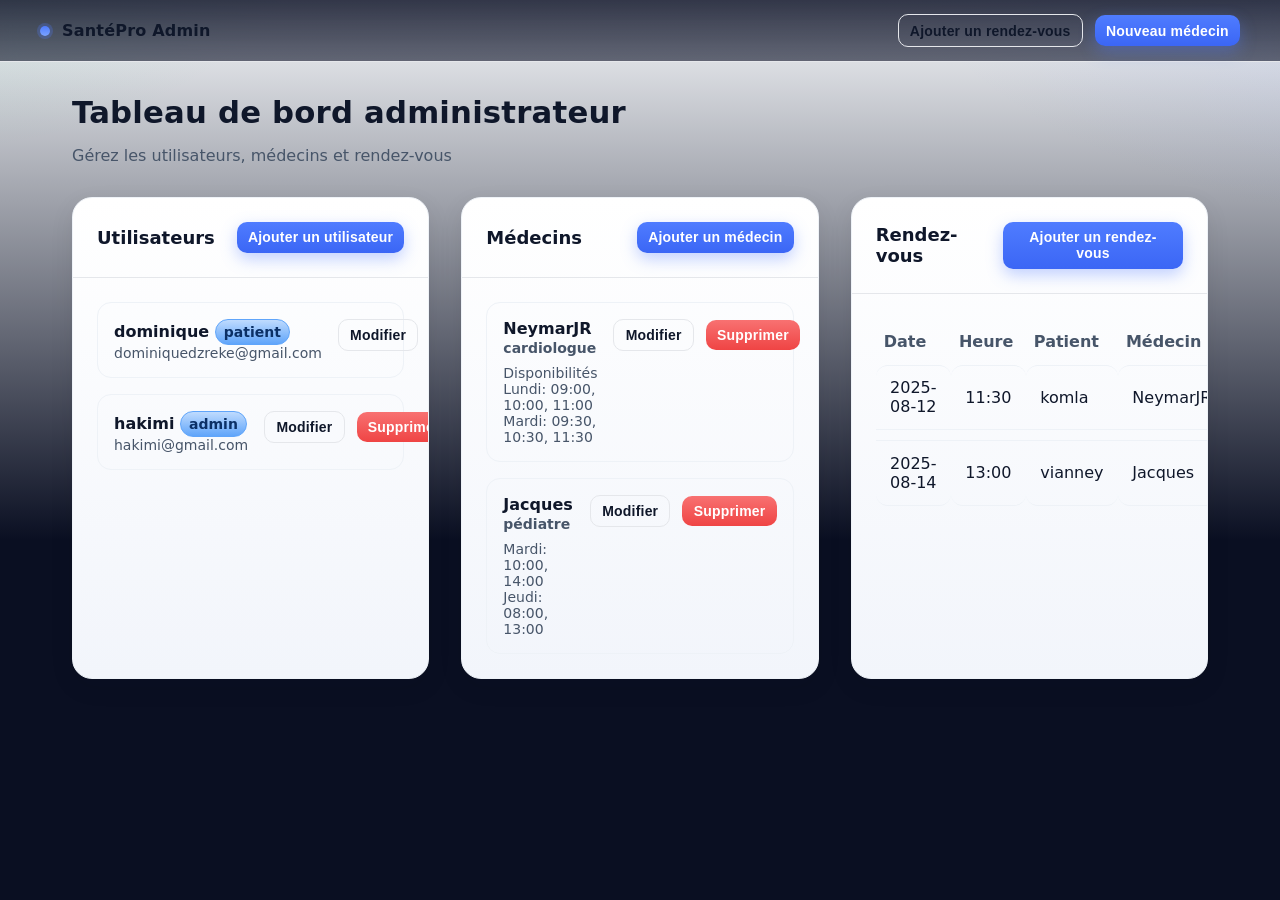
<file: ui/index.html>
<!DOCTYPE html>
<html lang="fr">
  <head>
    <meta charset="utf-8" />
    <meta name="viewport" content="width=device-width, initial-scale=1" />
    <title>Tableau de bord administrateur</title>
    <link rel="stylesheet" href="./design-system.css" />
  </head>
  <body>
    <header class="appbar">
      <div class="appbar-inner container" style="padding-inline:0">
        <div class="brand"><span class="dot"></span> SantéPro Admin</div>
        <div class="row">
          <button class="btn btn-ghost btn-sm" id="openCreate">Ajouter un rendez-vous</button>
          <button class="btn btn-primary btn-sm">Nouveau médecin</button>
        </div>
      </div>
    </header>

    <main class="container">
      <h1 class="page-title">Tableau de bord administrateur</h1>
      <p class="page-subtitle">Gérez les utilisateurs, médecins et rendez-vous</p>

      <section class="grid cols-3">
        <article class="card">
          <div class="card__header">
            <h2 class="card__title">Utilisateurs</h2>
            <button class="btn btn-primary btn-sm">Ajouter un utilisateur</button>
          </div>
          <div class="card__body">
            <div class="list">
              <div class="list-item">
                <div>
                  <div class="item-title">dominique <span class="badge info">patient</span></div>
                  <div class="item-sub">dominiquedzreke@gmail.com</div>
                </div>
                <div class="row">
                  <button class="btn btn-ghost btn-sm">Modifier</button>
                  <button class="btn btn-danger btn-sm">Supprimer</button>
                </div>
              </div>

              <div class="list-item">
                <div>
                  <div class="item-title">hakimi <span class="badge info">admin</span></div>
                  <div class="item-sub">hakimi@gmail.com</div>
                </div>
                <div class="row">
                  <button class="btn btn-ghost btn-sm">Modifier</button>
                  <button class="btn btn-danger btn-sm">Supprimer</button>
                </div>
              </div>
            </div>
          </div>
        </article>

        <article class="card">
          <div class="card__header">
            <h2 class="card__title">Médecins</h2>
            <button class="btn btn-primary btn-sm">Ajouter un médecin</button>
          </div>
          <div class="card__body space-y">
            <div class="list-item">
              <div>
                <div class="item-title">NeymarJR <span class="item-sub">cardiologue</span></div>
                <div class="mt-2">
                  <div class="item-sub">Disponibilités</div>
                  <div class="item-sub">Lundi: 09:00, 10:00, 11:00</div>
                  <div class="item-sub">Mardi: 09:30, 10:30, 11:30</div>
                </div>
              </div>
              <div class="row">
                <button class="btn btn-ghost btn-sm">Modifier</button>
                <button class="btn btn-danger btn-sm">Supprimer</button>
              </div>
            </div>

            <div class="list-item">
              <div>
                <div class="item-title">Jacques <span class="item-sub">pédiatre</span></div>
                <div class="mt-2">
                  <div class="item-sub">Mardi: 10:00, 14:00</div>
                  <div class="item-sub">Jeudi: 08:00, 13:00</div>
                </div>
              </div>
              <div class="row">
                <button class="btn btn-ghost btn-sm">Modifier</button>
                <button class="btn btn-danger btn-sm">Supprimer</button>
              </div>
            </div>
          </div>
        </article>

        <article class="card">
          <div class="card__header">
            <h2 class="card__title">Rendez-vous</h2>
            <button class="btn btn-primary btn-sm" id="openModal">Ajouter un rendez-vous</button>
          </div>
          <div class="card__body">
            <table class="table">
              <thead>
                <tr>
                  <th>Date</th>
                  <th>Heure</th>
                  <th>Patient</th>
                  <th>Médecin</th>
                  <th>Note</th>
                  <th>Statut</th>
                  <th></th>
                </tr>
              </thead>
              <tbody>
                <tr>
                  <td>2025-08-12</td>
                  <td>11:30</td>
                  <td>komla</td>
                  <td>NeymarJR</td>
                  <td class="item-sub">problème de coeur</td>
                  <td><span class="badge success">Programmé</span></td>
                  <td class="row">
                    <button class="btn btn-ghost btn-sm">Modifier</button>
                    <button class="btn btn-danger btn-sm">Annuler</button>
                  </td>
                </tr>
                <tr>
                  <td>2025-08-14</td>
                  <td>13:00</td>
                  <td>vianney</td>
                  <td>Jacques</td>
                  <td class="item-sub">maux de tête</td>
                  <td><span class="badge success">Programmé</span></td>
                  <td class="row">
                    <button class="btn btn-ghost btn-sm">Modifier</button>
                    <button class="btn btn-danger btn-sm">Annuler</button>
                  </td>
                </tr>
              </tbody>
            </table>
          </div>
        </article>
      </section>
    </main>

    <!-- Modal -->
    <div class="modal-backdrop" id="modalBackdrop" role="dialog" aria-modal="true" aria-labelledby="modalTitle" style="display:none">
      <div class="modal" role="document">
        <div class="modal__header">
          <h3 id="modalTitle" class="modal__title">Nouveau rendez-vous</h3>
          <button class="btn btn-ghost btn-sm" id="closeModal">Fermer</button>
        </div>
        <form class="modal__body">
          <div class="field">
            <label class="label" for="date">Date</label>
            <input class="input" id="date" type="date" required />
          </div>
          <div class="field">
            <label class="label" for="time">Heure</label>
            <input class="input" id="time" type="time" required />
          </div>
          <div class="field">
            <label class="label" for="patient">Patient</label>
            <input class="input" id="patient" placeholder="Nom du patient" />
          </div>
          <div class="field">
            <label class="label" for="doctor">Médecin</label>
            <select id="doctor">
              <option>NeymarJR</option>
              <option>Jacques</option>
            </select>
          </div>
          <div class="field">
            <label class="label" for="note">Note</label>
            <textarea id="note" rows="3" placeholder="Motif..."></textarea>
          </div>
        </form>
        <div class="modal__footer">
          <button class="btn btn-ghost">Annuler</button>
          <button class="btn btn-success">Enregistrer</button>
        </div>
      </div>
    </div>

    <script src="./modal.js"></script>
  </body>
  </html>
</file>
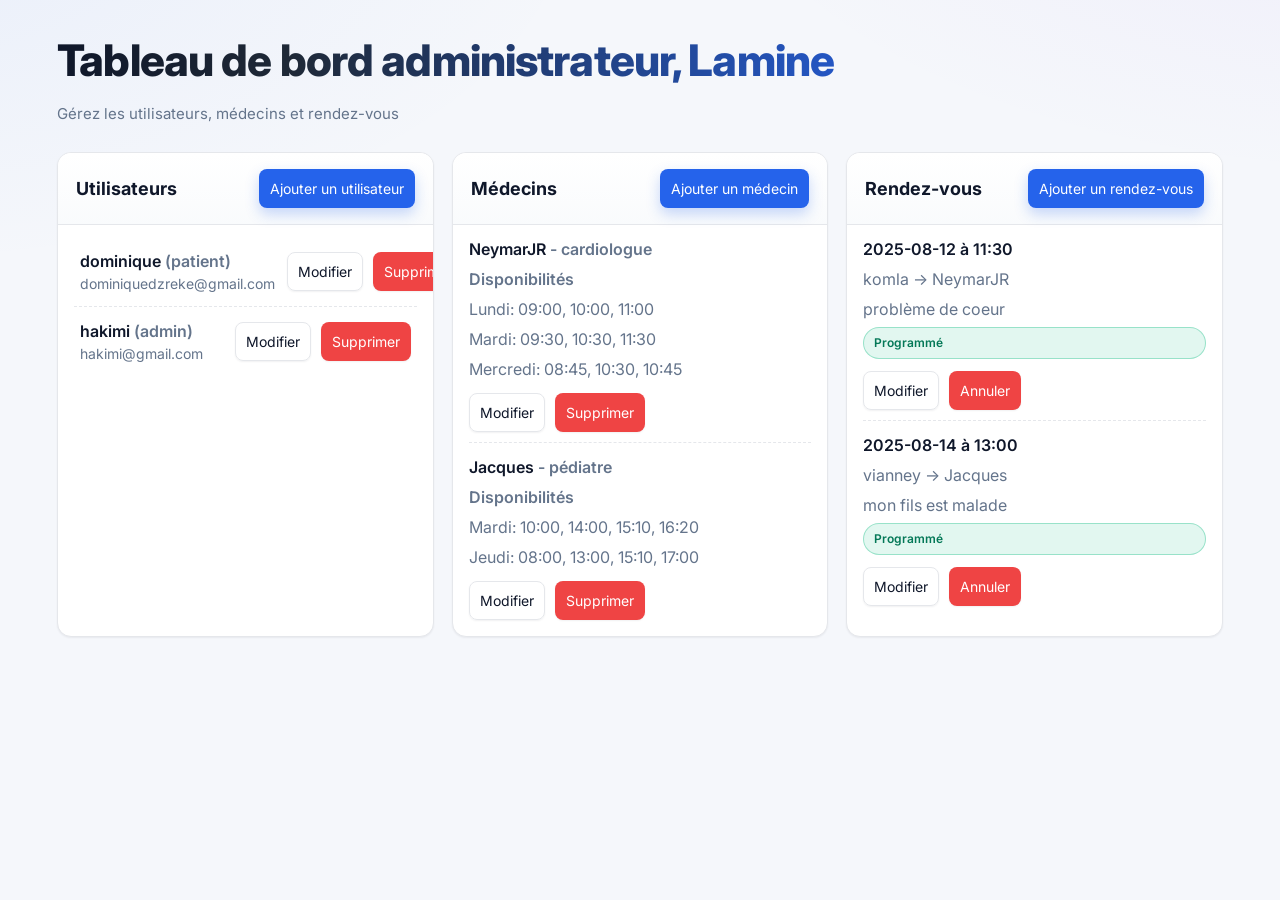
<file: public/admin-dashboard.html>
<!doctype html>
<html lang="fr">
  <head>
    <meta charset="utf-8" />
    <meta name="viewport" content="width=device-width, initial-scale=1" />
    <title>Tableau de bord administrateur</title>
    <link rel="preconnect" href="https://fonts.googleapis.com" />
    <link rel="preconnect" href="https://fonts.gstatic.com" crossorigin />
    <link href="https://fonts.googleapis.com/css2?family=Inter:wght@400;500;600;700;800&display=swap" rel="stylesheet" />
    <link rel="stylesheet" href="./styles/design-system.css" />
  </head>
  <body>
    <div class="container">
      <header class="page-header">
        <h1 class="page-title">Tableau de bord administrateur, Lamine</h1>
        <p class="page-subtitle">Gérez les utilisateurs, médecins et rendez-vous</p>
      </header>

      <section class="grid grid--cols-3">
        <!-- Utilisateurs -->
        <article class="card">
          <div class="card__header">
            <h3 class="card__title">Utilisateurs</h3>
            <div class="section-actions">
              <button class="btn btn--primary btn--sm" data-modal-target="#modal-user">Ajouter un utilisateur</button>
            </div>
          </div>
          <div class="card__body">
            <div class="item">
              <div>
                <div class="item__title">dominique <span class="muted">(patient)</span></div>
                <div class="item__subtitle">dominiquedzreke@gmail.com</div>
              </div>
              <div class="item__actions">
                <button class="btn btn--ghost btn--sm">Modifier</button>
                <button class="btn btn--danger btn--sm">Supprimer</button>
              </div>
            </div>
            <div class="item">
              <div>
                <div class="item__title">hakimi <span class="muted">(admin)</span></div>
                <div class="item__subtitle">hakimi@gmail.com</div>
              </div>
              <div class="item__actions">
                <button class="btn btn--ghost btn--sm">Modifier</button>
                <button class="btn btn--danger btn--sm">Supprimer</button>
              </div>
            </div>
          </div>
        </article>

        <!-- Médecins -->
        <article class="card">
          <div class="card__header">
            <h3 class="card__title">Médecins</h3>
            <div class="section-actions">
              <button class="btn btn--primary btn--sm" data-modal-target="#modal-doctor">Ajouter un médecin</button>
            </div>
          </div>
          <div class="card__body stack-md">
            <div class="stack-sm" style="border-bottom:1px dashed var(--border); padding-bottom:10px;">
              <div class="item__title">NeymarJR <span class="muted">- cardiologue</span></div>
              <div class="muted" style="font-weight:600;">Disponibilités</div>
              <div class="muted">Lundi: 09:00, 10:00, 11:00</div>
              <div class="muted">Mardi: 09:30, 10:30, 11:30</div>
              <div class="muted">Mercredi: 08:45, 10:30, 10:45</div>
              <div class="item__actions" style="margin-top:6px;">
                <button class="btn btn--ghost btn--sm">Modifier</button>
                <button class="btn btn--danger btn--sm">Supprimer</button>
              </div>
            </div>
            <div class="stack-sm">
              <div class="item__title">Jacques <span class="muted">- pédiatre</span></div>
              <div class="muted" style="font-weight:600;">Disponibilités</div>
              <div class="muted">Mardi: 10:00, 14:00, 15:10, 16:20</div>
              <div class="muted">Jeudi: 08:00, 13:00, 15:10, 17:00</div>
              <div class="item__actions" style="margin-top:6px;">
                <button class="btn btn--ghost btn--sm">Modifier</button>
                <button class="btn btn--danger btn--sm">Supprimer</button>
              </div>
            </div>
          </div>
        </article>

        <!-- Rendez-vous -->
        <article class="card">
          <div class="card__header">
            <h3 class="card__title">Rendez-vous</h3>
            <div class="section-actions">
              <button class="btn btn--primary btn--sm" data-modal-target="#modal-appointment">Ajouter un rendez-vous</button>
            </div>
          </div>
          <div class="card__body stack-md">
            <div class="stack-sm" style="border-bottom:1px dashed var(--border); padding-bottom:10px;">
              <div class="item__title">2025-08-12 à 11:30</div>
              <div class="muted">komla → NeymarJR</div>
              <div class="muted">problème de coeur</div>
              <span class="badge badge--success">Programmé</span>
              <div class="item__actions" style="margin-top:6px;">
                <button class="btn btn--ghost btn--sm">Modifier</button>
                <button class="btn btn--danger btn--sm">Annuler</button>
              </div>
            </div>
            <div class="stack-sm">
              <div class="item__title">2025-08-14 à 13:00</div>
              <div class="muted">vianney → Jacques</div>
              <div class="muted">mon fils est malade</div>
              <span class="badge badge--success">Programmé</span>
              <div class="item__actions" style="margin-top:6px;">
                <button class="btn btn--ghost btn--sm">Modifier</button>
                <button class="btn btn--danger btn--sm">Annuler</button>
              </div>
            </div>
          </div>
        </article>
      </section>
    </div>

    <!-- Modals -->
    <div class="modal" id="modal-user" aria-hidden="true" role="dialog" aria-modal="true" aria-labelledby="modal-user-title">
      <div class="modal__overlay" data-modal-close></div>
      <div class="modal__dialog" role="document">
        <div class="modal__header">
          <h3 class="modal__title" id="modal-user-title">Ajouter un utilisateur</h3>
          <button class="icon-btn" aria-label="Fermer" data-modal-close>✕</button>
        </div>
        <div class="modal__content">
          <form class="form">
            <div class="form__row">
              <div>
                <label for="user-name">Nom</label>
                <input id="user-name" class="input" type="text" placeholder="Ex: Dominique" />
              </div>
              <div>
                <label for="user-role">Rôle</label>
                <select id="user-role" class="select">
                  <option value="patient">Patient</option>
                  <option value="admin">Admin</option>
                </select>
              </div>
            </div>
            <div>
              <label for="user-email">Email</label>
              <input id="user-email" class="input" type="email" placeholder="nom@domaine.com" />
            </div>
          </form>
        </div>
        <div class="modal__footer">
          <button class="btn btn--ghost" data-modal-close>Annuler</button>
          <button class="btn btn--primary">Enregistrer</button>
        </div>
      </div>
    </div>

    <div class="modal" id="modal-doctor" aria-hidden="true" role="dialog" aria-modal="true" aria-labelledby="modal-doctor-title">
      <div class="modal__overlay" data-modal-close></div>
      <div class="modal__dialog" role="document">
        <div class="modal__header">
          <h3 class="modal__title" id="modal-doctor-title">Ajouter un médecin</h3>
          <button class="icon-btn" aria-label="Fermer" data-modal-close>✕</button>
        </div>
        <div class="modal__content">
          <form class="form">
            <div class="form__row">
              <div>
                <label for="doctor-name">Nom</label>
                <input id="doctor-name" class="input" type="text" placeholder="Ex: Jacques" />
              </div>
              <div>
                <label for="doctor-spec">Spécialité</label>
                <input id="doctor-spec" class="input" type="text" placeholder="Ex: cardiologue" />
              </div>
            </div>
            <div>
              <label for="doctor-notes">Disponibilités</label>
              <textarea id="doctor-notes" class="textarea" rows="3" placeholder="Ex: Lundi 09:00-11:00; Mardi 09:30-11:30"></textarea>
              <p class="help-text">Utilisez un format clair pour chaque jour.</p>
            </div>
          </form>
        </div>
        <div class="modal__footer">
          <button class="btn btn--ghost" data-modal-close>Annuler</button>
          <button class="btn btn--primary">Enregistrer</button>
        </div>
      </div>
    </div>

    <div class="modal" id="modal-appointment" aria-hidden="true" role="dialog" aria-modal="true" aria-labelledby="modal-appointment-title">
      <div class="modal__overlay" data-modal-close></div>
      <div class="modal__dialog" role="document">
        <div class="modal__header">
          <h3 class="modal__title" id="modal-appointment-title">Ajouter un rendez-vous</h3>
          <button class="icon-btn" aria-label="Fermer" data-modal-close>✕</button>
        </div>
        <div class="modal__content">
          <form class="form">
            <div class="form__row">
              <div>
                <label for="apt-date">Date</label>
                <input id="apt-date" class="input" type="date" />
              </div>
              <div>
                <label for="apt-time">Heure</label>
                <input id="apt-time" class="input" type="time" />
              </div>
            </div>
            <div class="form__row">
              <div>
                <label for="apt-patient">Patient</label>
                <input id="apt-patient" class="input" type="text" placeholder="Nom du patient" />
              </div>
              <div>
                <label for="apt-doctor">Médecin</label>
                <input id="apt-doctor" class="input" type="text" placeholder="Nom du médecin" />
              </div>
            </div>
            <div>
              <label for="apt-notes">Motif</label>
              <textarea id="apt-notes" class="textarea" rows="3" placeholder="Description du problème"></textarea>
            </div>
          </form>
        </div>
        <div class="modal__footer">
          <button class="btn btn--ghost" data-modal-close>Annuler</button>
          <button class="btn btn--primary">Enregistrer</button>
        </div>
      </div>
    </div>

    <script src="./scripts/ui.js"></script>
  </body>
  </html>
</file>
<file: ui/design-system.css>
/*
  Professional Admin Design System
  - Fluid type scale, spacing, color tokens
  - Card, button, badge, input, table, modal components
  - Light/dark ready (prefers-color-scheme)
  - Accessible focus states
*/

:root{
  /* colors */
  --ds-bg: #0b1020;               /* page background gradient base */
  --ds-surface: #11162b;          /* card surface */
  --ds-surface-2: #0d1330;        /* deeper surface */
  --ds-text: #e7ecf6;             /* primary text */
  --ds-text-muted: #a9b0c3;
  --ds-primary: #4f7cff;
  --ds-primary-600: #3b66f5;
  --ds-primary-700: #2a50dc;
  --ds-success: #19c37d;
  --ds-danger: #ef4444;
  --ds-warning: #f59e0b;
  --ds-border: #273052;
  --ds-border-soft: #1b2240;
  --ds-focus: #8ab4ff;

  /* shadows */
  --ds-shadow-1: 0 4px 16px rgba(0,0,0,.35);
  --ds-shadow-2: 0 8px 30px rgba(0,0,0,.45);

  /* radius */
  --ds-radius-sm: 8px;
  --ds-radius-md: 14px;
  --ds-radius-lg: 20px;

  /* spacing */
  --ds-space-1: .25rem;
  --ds-space-2: .5rem;
  --ds-space-3: .75rem;
  --ds-space-4: 1rem;
  --ds-space-5: 1.25rem;
  --ds-space-6: 1.5rem;
  --ds-space-7: 2rem;
  --ds-space-8: 2.5rem;

  /* typography */
  --ds-font-sans: ui-sans-serif, system-ui, -apple-system, Segoe UI, Roboto, Inter, Helvetica, Arial, "Apple Color Emoji", "Segoe UI Emoji";
  --ds-font-mono: ui-monospace, SFMono-Regular, Menlo, Monaco, Consolas, "Liberation Mono", monospace;
  --ds-fs-1: clamp(14px, .9vw, 15px);
  --ds-fs-2: clamp(15px, .95vw, 16px);
  --ds-fs-3: clamp(16px, 1vw, 17px);
  --ds-fs-4: clamp(18px, 1.2vw, 20px);
  --ds-fs-5: clamp(22px, 1.8vw, 26px);
  --ds-fs-6: clamp(28px, 2.4vw, 34px);
}

@media (prefers-color-scheme: light){
  :root{
    --ds-bg: #f7f9fc;
    --ds-surface: #ffffff;
    --ds-surface-2: #f2f5fb;
    --ds-text: #0f172a;
    --ds-text-muted: #475569;
    --ds-border: #e5e7eb;
    --ds-border-soft: #eef2f7;
    --ds-shadow-1: 0 8px 24px rgba(2,6,23,.08);
    --ds-shadow-2: 0 18px 40px rgba(2,6,23,.12);
  }
}

/* base */
*{box-sizing:border-box}
html,body{height:100%}
body{
  margin:0;
  font-family: var(--ds-font-sans);
  color: var(--ds-text);
  background:
    radial-gradient(1200px 600px at 120% -10%, rgba(79,124,255,.15), transparent 55%),
    radial-gradient(900px 500px at -10% -10%, rgba(25,195,125,.12), transparent 50%),
    linear-gradient(180deg, var(--ds-bg), #0a0f22 60%);
  -webkit-font-smoothing:antialiased;
  -moz-osx-font-smoothing:grayscale;
}

.container{
  max-width:1200px;
  margin-inline:auto;
  padding: var(--ds-space-7) var(--ds-space-7);
}

.page-title{
  font-size: var(--ds-fs-6);
  letter-spacing:.2px;
  margin: 0 0 var(--ds-space-4);
}

.page-subtitle{
  font-size: var(--ds-fs-3);
  color: var(--ds-text-muted);
  margin:0 0 var(--ds-space-7);
}

/* grid */
.grid{display:grid; gap: var(--ds-space-7)}
.grid.cols-3{grid-template-columns: repeat(3, minmax(0,1fr))}
@media (max-width: 1100px){.grid.cols-3{grid-template-columns: 1fr 1fr}}
@media (max-width: 720px){.grid.cols-3{grid-template-columns: 1fr}}

/* card */
.card{
  background: linear-gradient(180deg, var(--ds-surface), var(--ds-surface-2));
  border: 1px solid var(--ds-border-soft);
  border-radius: var(--ds-radius-lg);
  box-shadow: var(--ds-shadow-1);
  overflow: hidden;
}
.card__header{
  display:flex; align-items:center; justify-content:space-between;
  padding: var(--ds-space-6);
  border-bottom: 1px solid var(--ds-border);
}
.card__title{font-size: var(--ds-fs-4); margin:0}
.card__body{padding: var(--ds-space-6)}

/* list */
.list{display:flex; flex-direction:column; gap: var(--ds-space-4)}
.list-item{
  display:flex; align-items:flex-start; justify-content:space-between; gap: var(--ds-space-4);
  padding: var(--ds-space-4);
  background: rgba(255,255,255,.02);
  border: 1px solid var(--ds-border-soft);
  border-radius: var(--ds-radius-md);
}
.item-title{font-weight:600}
.item-sub{color: var(--ds-text-muted); font-size: var(--ds-fs-1)}

/* button */
.btn{appearance:none; border:none; cursor:pointer; font-weight:600; letter-spacing:.2px;
  padding: .6rem .9rem; border-radius: 12px; transition: all .18s ease; display:inline-flex; align-items:center; gap:.5rem;
}
.btn:focus-visible{outline:2px solid var(--ds-focus); outline-offset:2px}
.btn-primary{background:linear-gradient(180deg, var(--ds-primary), var(--ds-primary-600)); color:#fff; box-shadow:0 6px 16px rgba(79,124,255,.35)}
.btn-primary:hover{transform: translateY(-1px); background:linear-gradient(180deg, var(--ds-primary-600), var(--ds-primary-700))}
.btn-ghost{background:transparent; color: var(--ds-text); border:1px solid var(--ds-border)}
.btn-ghost:hover{background: rgba(255,255,255,.04)}
.btn-danger{background: linear-gradient(180deg, #f87171, var(--ds-danger)); color:#fff}
.btn-success{background: linear-gradient(180deg, #35d399, var(--ds-success)); color:#062b1b}
.btn-sm{padding:.45rem .7rem; border-radius:10px; font-size: var(--ds-fs-1)}

/* badge */
.badge{display:inline-flex; align-items:center; gap:.4rem; font-weight:600; font-size: var(--ds-fs-1);
  padding:.25rem .5rem; border-radius:999px; border:1px solid var(--ds-border)}
.badge.success{color:#0a3d27; background: linear-gradient(180deg,#86efac,#34d399); border-color:#34d399}
.badge.warning{color:#3b2a06; background: linear-gradient(180deg,#fde68a,#f59e0b); border-color:#f59e0b}
.badge.info{color:#0b3066; background: linear-gradient(180deg,#bfdbfe,#60a5fa); border-color:#60a5fa}

/* input */
.input, select, textarea{
  width:100%;
  background: rgba(255,255,255,.03);
  color: var(--ds-text);
  border:1px solid var(--ds-border);
  border-radius: 12px;
  padding:.7rem .9rem; font-size: var(--ds-fs-2);
}
.input::placeholder{color: var(--ds-text-muted)}
.field{display:flex; flex-direction:column; gap:.4rem}
.label{font-weight:600; font-size: var(--ds-fs-2)}

/* table */
.table{width:100%; border-collapse:separate; border-spacing:0 10px}
.table thead th{color: var(--ds-text-muted); text-align:left; font-weight:600; padding:.25rem .5rem}
.table tbody tr{background: rgba(255,255,255,.03)}
.table tbody td{padding: .8rem .9rem; border-top:1px solid var(--ds-border-soft); border-bottom:1px solid var(--ds-border-soft)}
.table tbody tr:first-child td{border-top-left-radius: 12px; border-top-right-radius:12px}
.table tbody tr:last-child td{border-bottom-left-radius: 12px; border-bottom-right-radius:12px}

/* header bar */
.appbar{
  position: sticky; top:0; z-index:40;
  backdrop-filter: saturate(140%) blur(8px);
  background: linear-gradient(180deg, rgba(15,20,40,.85), rgba(15,20,40,.6));
  border-bottom:1px solid var(--ds-border);
}
.appbar-inner{display:flex; align-items:center; justify-content:space-between; gap:1rem; padding: .9rem var(--ds-space-7)}
.brand{display:flex; align-items:center; gap:.75rem; font-weight:800; letter-spacing:.2px}
.brand .dot{width:10px; height:10px; border-radius:999px; background:linear-gradient(180deg, var(--ds-primary), #7aa2ff); box-shadow:0 0 0 3px rgba(79,124,255,.25)}

/* modal */
.modal-backdrop{position:fixed; inset:0; background: rgba(4,7,20,.6); display:none; align-items:center; justify-content:center; padding: var(--ds-space-7)}
.modal-backdrop.open{display:flex}
.modal{
  width:min(680px, 100%);
  background: linear-gradient(180deg, var(--ds-surface), var(--ds-surface-2));
  border:1px solid var(--ds-border);
  border-radius: 16px;
  box-shadow: var(--ds-shadow-2);
}
.modal__header{display:flex; align-items:center; justify-content:space-between; padding: var(--ds-space-6); border-bottom:1px solid var(--ds-border)}
.modal__title{margin:0; font-size: var(--ds-fs-4)}
.modal__body{padding: var(--ds-space-6); display:grid; gap: var(--ds-space-5)}
.modal__footer{display:flex; gap:.5rem; justify-content:flex-end; padding: var(--ds-space-6); border-top:1px solid var(--ds-border)}

/* utilities */
.muted{color: var(--ds-text-muted)}
.row{display:flex; gap: var(--ds-space-3); align-items:center}
.space-y > * + *{margin-top: var(--ds-space-4)}
.mt-2{margin-top: var(--ds-space-2)}
.mt-4{margin-top: var(--ds-space-4)}
.mt-6{margin-top: var(--ds-space-6)}
.mb-0{margin-bottom:0}
.w-full{width:100%}
</file>
<file: public/styles/design-system.css>
/*
  Minimal, professional design system for dashboards & modals
  - Light theme, soft elevation, clean typography
  - Accessible focus states and color contrast
*/

/* CSS Reset */
*, *::before, *::after { box-sizing: border-box; }
html, body { height: 100%; }
body, h1, h2, h3, h4, p, figure, blockquote, dl, dd { margin: 0; }
ul[role='list'], ol[role='list'] { list-style: none; padding: 0; }
img { max-width: 100%; display: block; }
input, button, textarea, select { font: inherit; }

:root {
  --font-sans: 'Inter', ui-sans-serif, system-ui, -apple-system, Segoe UI, Roboto, Helvetica, Arial, "Apple Color Emoji", "Segoe UI Emoji";

  --bg: #f5f7fb;
  --bg-elevated: #f8fafc;
  --surface: #ffffff;
  --border: #e5e7eb;
  --text: #0f172a;
  --muted: #64748b;

  --primary: #2563eb;       /* blue-600 */
  --primary-600: #1d4ed8;   /* blue-700 */
  --primary-700: #1e40af;   /* blue-800 */
  --success: #10b981;       /* emerald-500 */
  --danger: #ef4444;        /* red-500 */
  --warning: #f59e0b;       /* amber-500 */

  --radius-sm: 10px;
  --radius-md: 14px;
  --radius-lg: 18px;

  --shadow-sm: 0 1px 2px rgba(16, 24, 40, 0.06);
  --shadow-md: 0 6px 16px rgba(16, 24, 40, 0.10);
  --shadow-lg: 0 12px 28px rgba(16, 24, 40, 0.14);

  --ring: 2px solid transparent;
  --ring-color: rgba(37, 99, 235, 0.35);
}

body {
  font-family: var(--font-sans);
  color: var(--text);
  background:
    radial-gradient(1200px 600px at -10% -10%, rgba(37, 99, 235, 0.06), transparent 60%),
    radial-gradient(1200px 600px at 110% -20%, rgba(124, 58, 237, 0.06), transparent 60%),
    var(--bg);
  line-height: 1.5;
  -webkit-font-smoothing: antialiased;
  -moz-osx-font-smoothing: grayscale;
}

.container {
  width: min(1180px, 92vw);
  margin-inline: auto;
  padding: 28px 6px 64px;
}

/* Top header */
.page-header {
  display: flex;
  flex-direction: column;
  gap: 10px;
  margin-bottom: 26px;
}
.page-title {
  font-weight: 800;
  letter-spacing: -0.02em;
  font-size: clamp(28px, 3.4vw, 44px);
  background: linear-gradient(90deg, #0f172a 0%, #1f2937 20%, var(--primary) 80%);
  -webkit-background-clip: text;
  background-clip: text;
  color: transparent;
}
.page-subtitle {
  color: var(--muted);
  font-size: 15px;
}

/* Grid layout */
.grid {
  display: grid;
  gap: 18px;
}
.grid--cols-3 {
  grid-template-columns: repeat(3, minmax(0, 1fr));
}
@media (max-width: 1060px) {
  .grid--cols-3 { grid-template-columns: repeat(2, minmax(0, 1fr)); }
}
@media (max-width: 760px) {
  .grid--cols-3 { grid-template-columns: 1fr; }
}

/* Card */
.card {
  background-color: var(--surface);
  border: 1px solid var(--border);
  border-radius: var(--radius-md);
  box-shadow: var(--shadow-sm);
  overflow: hidden;
}
.card__header {
  display: flex;
  align-items: center;
  justify-content: space-between;
  padding: 16px 18px;
  border-bottom: 1px solid var(--border);
  background: linear-gradient(180deg, var(--surface) 0%, var(--bg-elevated) 120%);
}
.card__title {
  font-weight: 700;
  font-size: 18px;
}
.card__body { padding: 12px 16px 16px; }

/* List items in cards */
.item {
  display: grid;
  grid-template-columns: 1fr auto;
  gap: 12px;
  align-items: center;
  padding: 12px 6px;
  border-bottom: 1px dashed var(--border);
}
.item:last-child { border-bottom: none; }
.item__title { font-weight: 600; }
.item__subtitle { color: var(--muted); font-size: 14px; }
.item__actions { display: flex; gap: 10px; }

/* Buttons */
.btn {
  --btn-bg: var(--surface);
  --btn-fg: var(--text);
  --btn-bg-hover: var(--bg-elevated);
  --btn-ring: var(--ring-color);
  display: inline-flex;
  align-items: center;
  gap: 10px;
  padding: 10px 14px;
  border-radius: 10px;
  border: 1px solid var(--border);
  background-color: var(--btn-bg);
  color: var(--btn-fg);
  cursor: pointer;
  transition: background-color .15s ease, border-color .15s ease, transform .04s ease, box-shadow .15s ease;
  box-shadow: var(--shadow-sm);
}
.btn:hover { background-color: var(--btn-bg-hover); }
.btn:active { transform: translateY(1px); }
.btn:focus-visible { outline: var(--ring); box-shadow: 0 0 0 3px var(--btn-ring); }

.btn--primary {
  --btn-bg: var(--primary);
  --btn-fg: #fff;
  --btn-bg-hover: var(--primary-600);
  border-color: transparent;
  box-shadow: 0 6px 14px rgba(37, 99, 235, 0.25);
}
.btn--success {
  --btn-bg: var(--success);
  --btn-fg: #fff;
  --btn-bg-hover: #0ea371;
  border-color: transparent;
}
.btn--danger {
  --btn-bg: var(--danger);
  --btn-fg: #fff;
  --btn-bg-hover: #dc2626;
  border-color: transparent;
}
.btn--ghost {
  --btn-bg: transparent;
  --btn-fg: var(--text);
  --btn-bg-hover: rgba(15, 23, 42, 0.04);
}
.btn--sm { padding: 8px 10px; border-radius: 8px; font-size: 14px; }
.btn--lg { padding: 12px 16px; font-size: 16px; }

.icon-btn {
  display: inline-grid;
  place-items: center;
  width: 36px; height: 36px;
  border-radius: 50%;
  border: 1px solid var(--border);
  background-color: var(--surface);
  color: var(--text);
  cursor: pointer;
}
.icon-btn:hover { background-color: var(--bg-elevated); }
.icon-btn:focus-visible { outline: var(--ring); box-shadow: 0 0 0 3px var(--ring-color); }

/* Badges */
.badge {
  display: inline-flex;
  align-items: center;
  gap: 8px;
  padding: 6px 10px;
  border-radius: 999px;
  font-size: 12px;
  font-weight: 600;
  border: 1px solid var(--border);
  background: var(--bg-elevated);
  color: var(--muted);
}
.badge--success { background: rgba(16,185,129,.12); color: #047857; border-color: rgba(16,185,129,.35); }
.badge--danger  { background: rgba(239,68,68,.12);  color: #b91c1c; border-color: rgba(239,68,68,.35); }
.badge--warn    { background: rgba(245,158,11,.12);  color: #b45309; border-color: rgba(245,158,11,.35); }

/* Section helper */
.section-actions { display: flex; gap: 10px; }

/* Forms */
.form { display: grid; gap: 14px; }
.form__row { display: grid; gap: 10px; }
@media (min-width: 720px) {
  .form__row { grid-template-columns: 1fr 1fr; }
}
label { font-size: 13px; color: var(--muted); }
.input, .select, .textarea {
  width: 100%;
  padding: 10px 12px;
  border-radius: 10px;
  border: 1px solid var(--border);
  background: #fff;
  color: var(--text);
  transition: border-color .15s ease, box-shadow .15s ease;
}
.input:focus, .select:focus, .textarea:focus {
  outline: none;
  border-color: var(--primary);
  box-shadow: 0 0 0 3px rgba(37, 99, 235, 0.20);
}
.help-text { color: var(--muted); font-size: 12px; }

/* Modal */
.modal { position: fixed; inset: 0; display: none; }
.modal.is-open { display: grid; }
.modal { place-items: center; z-index: 50; }
.modal__overlay {
  position: absolute; inset: 0;
  background: rgba(2, 6, 23, 0.55);
  backdrop-filter: blur(2px);
}
.modal__dialog {
  position: relative;
  width: min(720px, 92vw);
  background: var(--surface);
  border: 1px solid var(--border);
  border-radius: var(--radius-lg);
  box-shadow: var(--shadow-lg);
  overflow: hidden;
  transform: translateY(12px) scale(.98);
  opacity: 0;
  transition: transform .22s ease, opacity .22s ease;
}
.modal.is-open .modal__dialog { transform: translateY(0) scale(1); opacity: 1; }
.modal__header {
  display: flex;
  align-items: center;
  justify-content: space-between;
  padding: 16px 18px;
  border-bottom: 1px solid var(--border);
  background: linear-gradient(180deg, var(--surface) 0%, var(--bg-elevated) 140%);
}
.modal__title { font-weight: 700; font-size: 18px; }
.modal__content { padding: 16px 18px; }
.modal__footer { padding: 16px 18px; display: flex; justify-content: flex-end; gap: 10px; border-top: 1px solid var(--border); }

/* Utilities */
.stack-sm { display: grid; gap: 6px; }
.stack-md { display: grid; gap: 12px; }
.stack-lg { display: grid; gap: 18px; }
.muted { color: var(--muted); }
.no-scroll { overflow: hidden; }

/* Simple scrollbar cosmetics */
* { scrollbar-width: thin; scrollbar-color: rgba(15,23,42,.25) transparent; }
*::-webkit-scrollbar { height: 8px; width: 8px; }
*::-webkit-scrollbar-thumb { background: rgba(15,23,42,.25); border-radius: 999px; }
</file>
